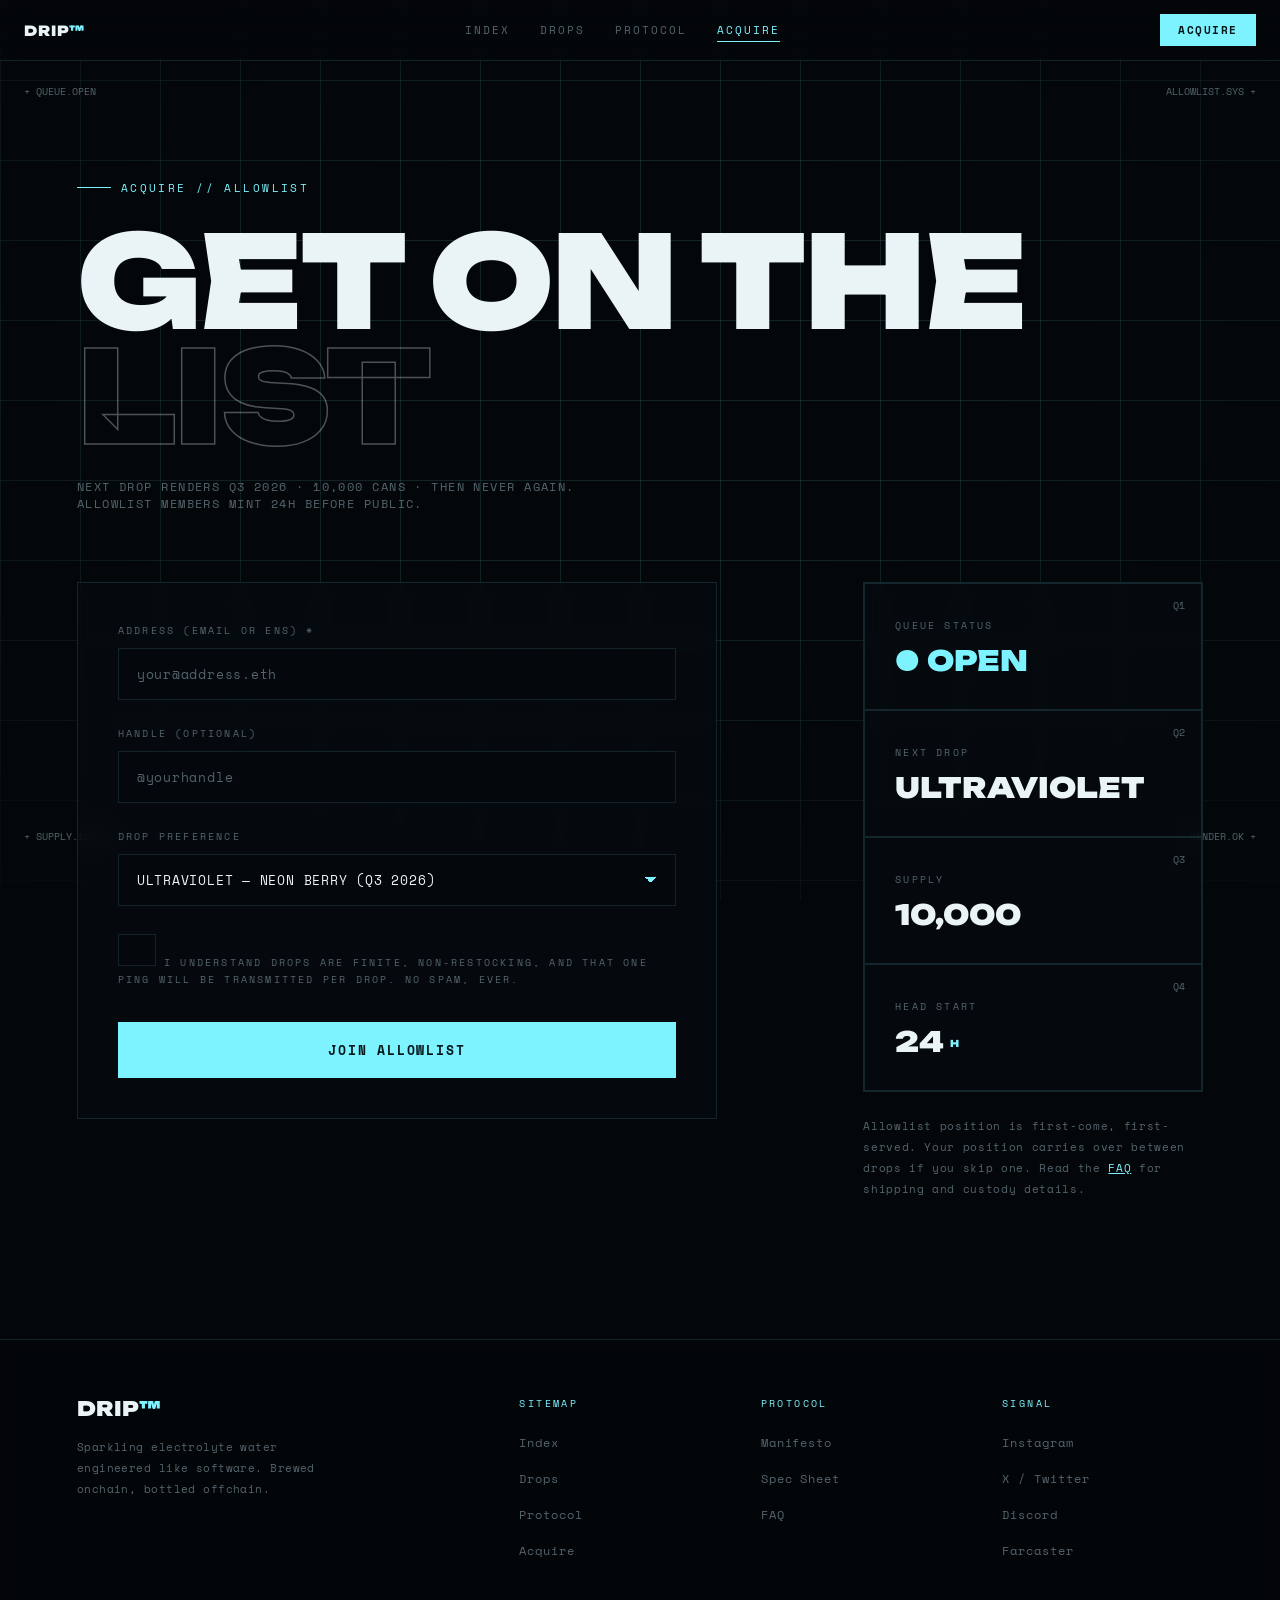
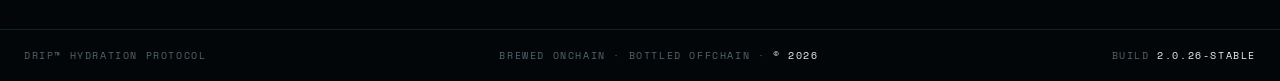
<file: acquire.html>
<!DOCTYPE html>
<html lang="en">
<head>
<meta charset="UTF-8">
<meta name="viewport" content="width=device-width, initial-scale=1.0">
<title>Acquire — DRIP</title>
<meta name="description" content="Join the DRIP allowlist. Next drop renders Q3 2026 — 10,000 cans, then never again.">
<link rel="preconnect" href="https://fonts.googleapis.com">
<link href="https://fonts.googleapis.com/css2?family=Unbounded:wght@400;700;900&family=Space+Mono:wght@400;700&display=swap" rel="stylesheet">
<link rel="stylesheet" href="css/style.css">
</head>
<body>

<div class="grid-bg"></div>
<div class="crosshair ch-tl">+ QUEUE.OPEN</div>
<div class="crosshair ch-tr">ALLOWLIST.SYS +</div>
<div class="crosshair ch-bl">+ SUPPLY.10000</div>
<div class="crosshair ch-br">RENDER.OK +</div>

<header class="osbar">
  <a class="logo" href="index.html">DRIP<span>™</span></a>
  <nav class="navlinks" id="nav">
    <a href="index.html">Index</a>
    <a href="drops.html">Drops</a>
    <a href="protocol.html">Protocol</a>
    <a href="acquire.html" class="active">Acquire</a>
  </nav>
  <div style="display:flex;gap:14px;align-items:center">
    <a class="btn-acq" href="acquire.html">ACQUIRE</a>
    <button class="burger" aria-label="Toggle menu" aria-expanded="false" aria-controls="nav"><i></i></button>
  </div>
</header>

<main>

  <div class="pagehead">
    <div class="tag">ACQUIRE // ALLOWLIST</div>
    <h1>GET ON THE <span class="hollow">LIST</span></h1>
    <p>Next drop renders Q3 2026 · 10,000 cans · then never again. Allowlist members mint 24h before public.</p>
  </div>

  <section style="padding-top:40px;padding-bottom:140px">
    <div class="reveal" style="display:flex;flex-wrap:wrap;gap:40px;align-items:flex-start">

      <div style="flex:1;min-width:300px">
        <form class="bigform" id="acqForm" novalidate>
          <div class="field">
            <label for="acqEmail">Address (Email or ENS) *</label>
            <input type="email" id="acqEmail" placeholder="your@address.eth" autocomplete="email">
            <div class="fieldnote">ENTER A VALID EMAIL OR .ETH ADDRESS</div>
          </div>
          <div class="field">
            <label for="acqHandle">Handle (Optional)</label>
            <input type="text" id="acqHandle" placeholder="@yourhandle" autocomplete="off">
          </div>
          <div class="field">
            <label for="acqDrop">Drop Preference</label>
            <select id="acqDrop">
              <option value="ultraviolet">ULTRAVIOLET — NEON BERRY (Q3 2026)</option>
              <option value="static">STATIC — ENCRYPTED (TBA)</option>
              <option value="all">EVERY FUTURE DROP</option>
            </select>
          </div>
          <div class="field">
            <label class="check">
              <input type="checkbox" id="acqTerms">
              <span>I understand drops are finite, non-restocking, and that one ping will be transmitted per drop. No spam, ever.</span>
            </label>
            <div class="fieldnote">CONFIRM THE TERMS TO PROCEED</div>
          </div>
          <button class="btn-acq" type="submit">JOIN ALLOWLIST</button>
        </form>
        <div class="termlog" id="termLog" aria-live="polite"></div>
      </div>

      <aside style="width:min(340px,100%)">
        <div class="specgrid" style="grid-template-columns:1fr">
          <div class="spec"><span class="idx">Q1</span><div class="k">Queue Status</div><div class="v" style="font-size:28px;color:var(--ice)">● OPEN</div></div>
          <div class="spec"><span class="idx">Q2</span><div class="k">Next Drop</div><div class="v" style="font-size:28px">ULTRAVIOLET</div></div>
          <div class="spec"><span class="idx">Q3</span><div class="k">Supply</div><div class="v" style="font-size:28px">10,000</div></div>
          <div class="spec"><span class="idx">Q4</span><div class="k">Head Start</div><div class="v" style="font-size:28px">24<small>H</small></div></div>
        </div>
        <p style="margin-top:24px;font-size:11px;line-height:1.9;color:var(--dim);letter-spacing:.06em">
          Allowlist position is first-come, first-served. Your position carries over between drops if you skip one. Read the <a href="protocol.html#faq" style="color:var(--ice)">FAQ</a> for shipping and custody details.
        </p>
      </aside>

    </div>
  </section>

</main>

<footer>
  <div class="footgrid">
    <div class="brand">DRIP<span>™</span>
      <p>Sparkling electrolyte water engineered like software. Brewed onchain, bottled offchain.</p>
    </div>
    <div>
      <h4>Sitemap</h4>
      <ul>
        <li><a href="index.html">Index</a></li>
        <li><a href="drops.html">Drops</a></li>
        <li><a href="protocol.html">Protocol</a></li>
        <li><a href="acquire.html">Acquire</a></li>
      </ul>
    </div>
    <div>
      <h4>Protocol</h4>
      <ul>
        <li><a href="protocol.html#manifesto">Manifesto</a></li>
        <li><a href="protocol.html#spec">Spec Sheet</a></li>
        <li><a href="protocol.html#faq">FAQ</a></li>
      </ul>
    </div>
    <div>
      <h4>Signal</h4>
      <ul>
        <li><a href="https://www.instagram.com/fugsai/" target="_blank" rel="noopener">Instagram</a></li>
        <li><a href="#" rel="noopener">X / Twitter</a></li>
        <li><a href="#" rel="noopener">Discord</a></li>
        <li><a href="#" rel="noopener">Farcaster</a></li>
      </ul>
    </div>
  </div>
  <div class="footbar">
    <div>DRIP™ HYDRATION PROTOCOL</div>
    <div>BREWED ONCHAIN · BOTTLED OFFCHAIN · <b>© 2026</b></div>
    <div>BUILD <b>2.0.26-STABLE</b></div>
  </div>
</footer>

<script src="js/main.js"></script>
</body>
</html>
</file>
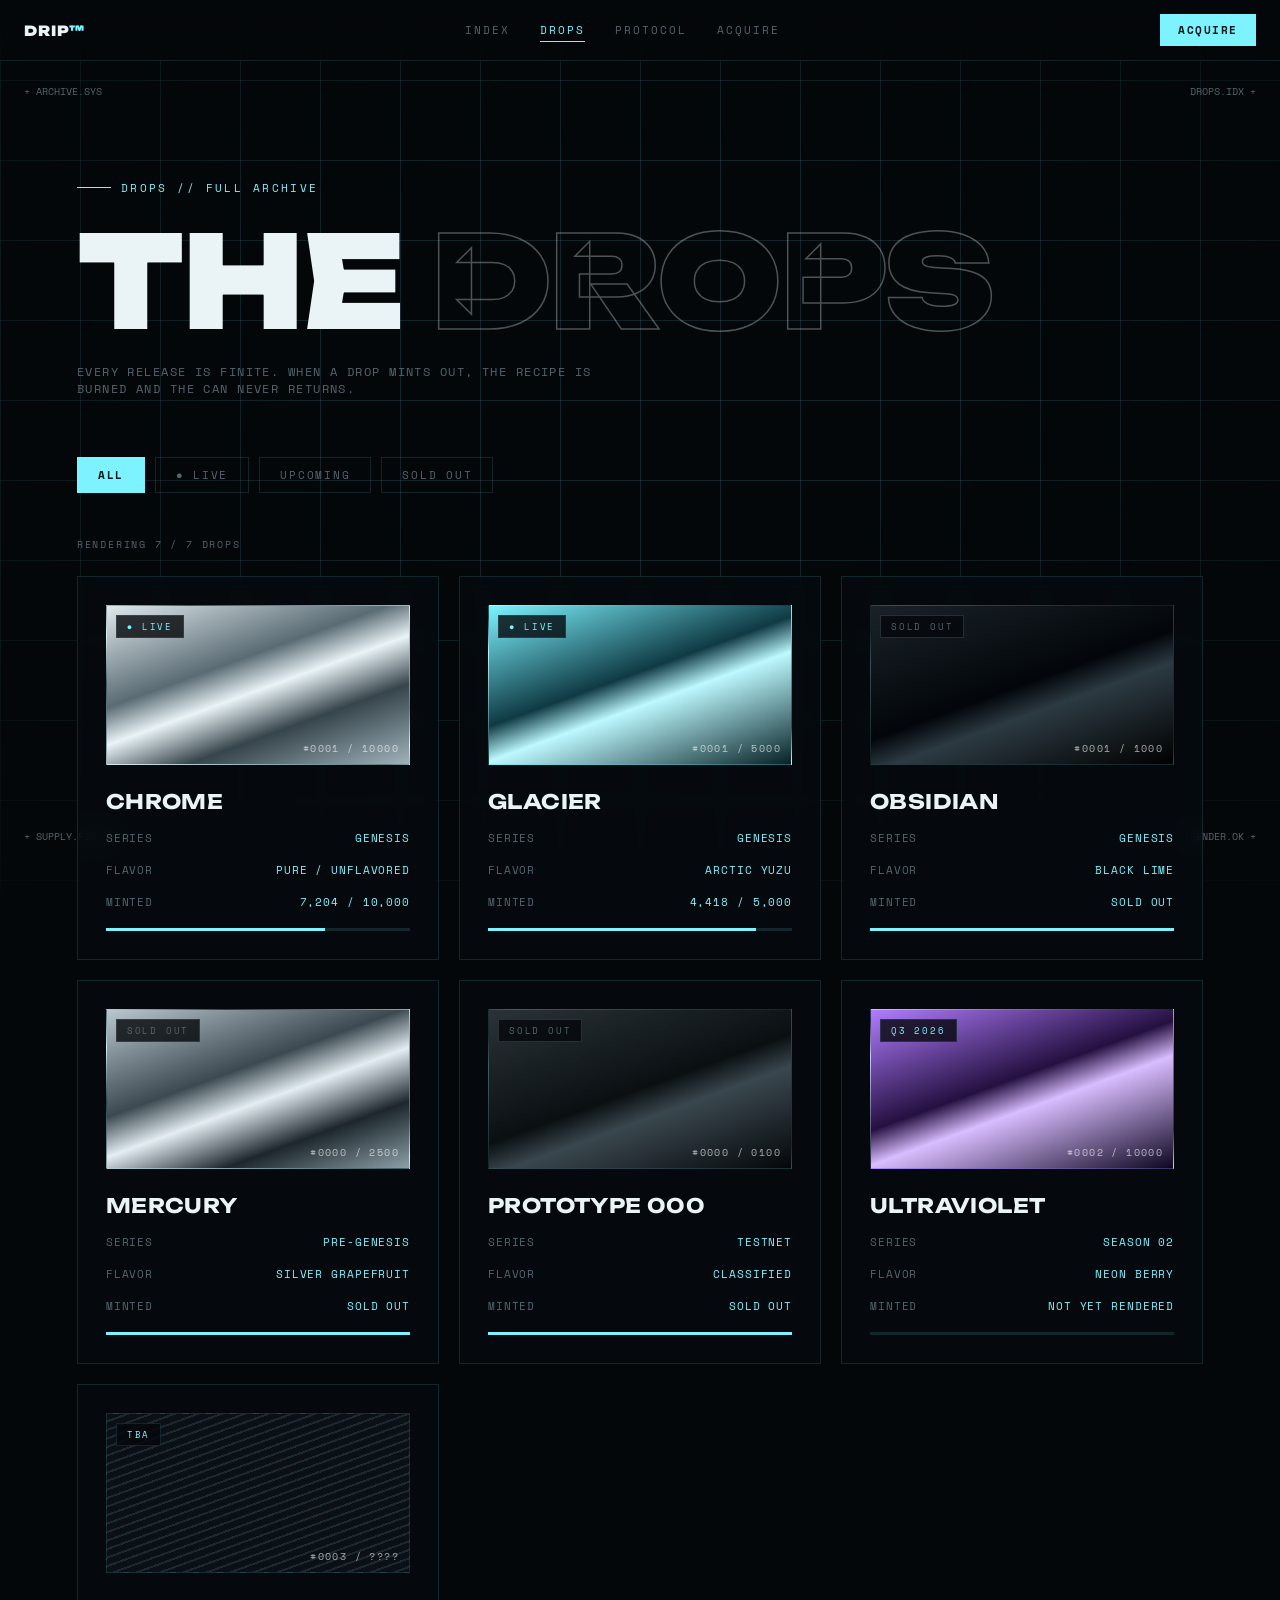
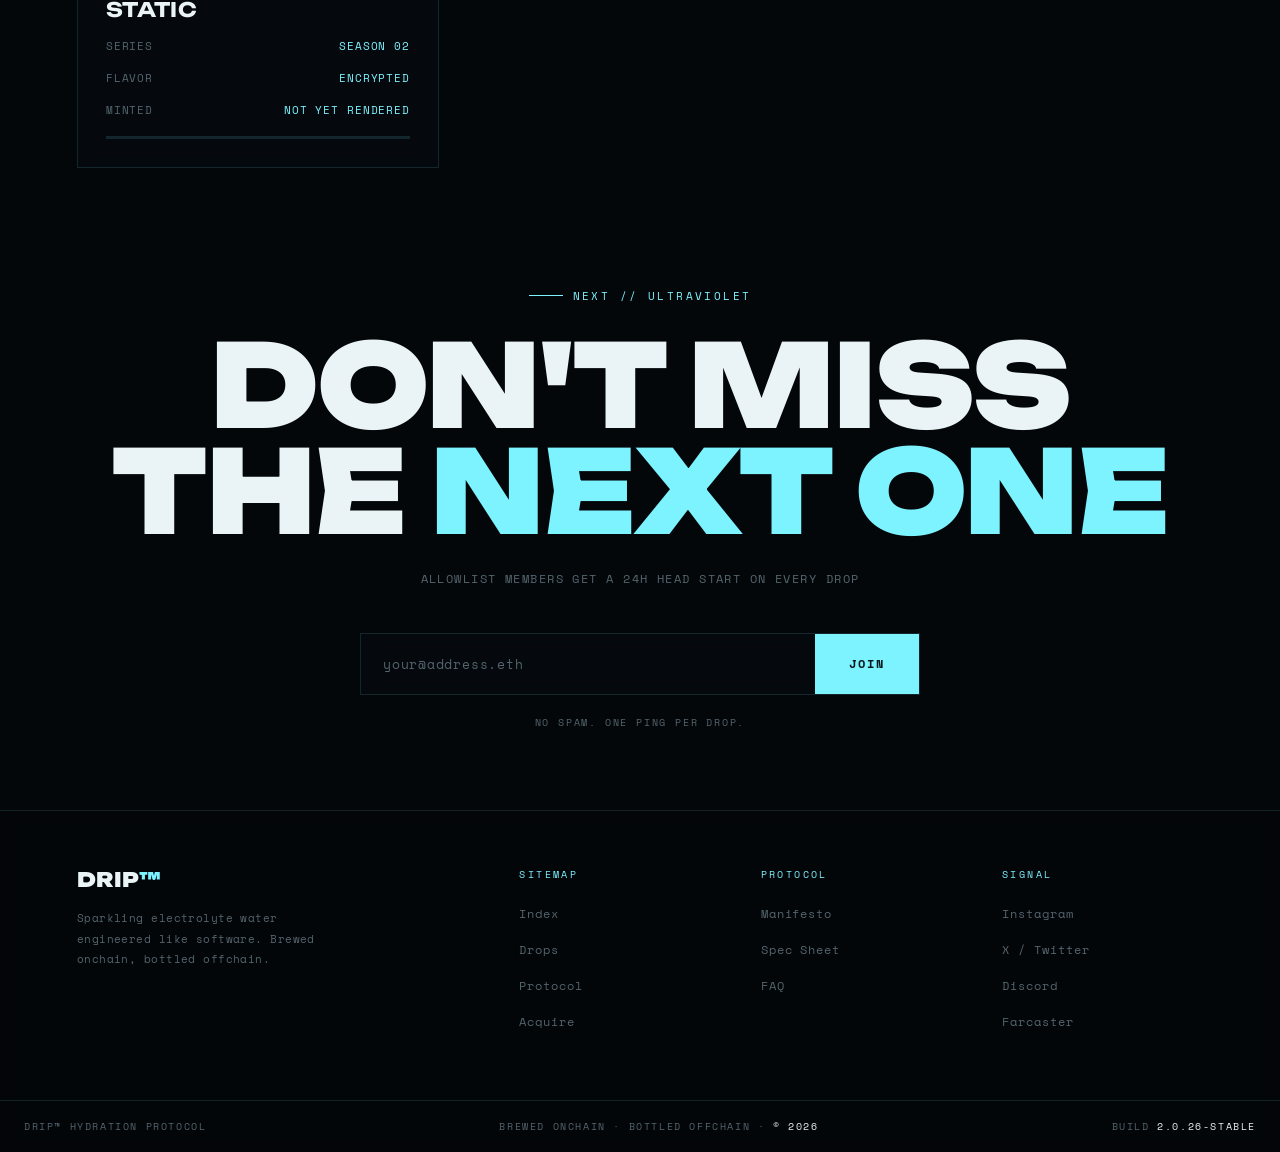
<file: drops.html>
<!DOCTYPE html>
<html lang="en">
<head>
<meta charset="UTF-8">
<meta name="viewport" content="width=device-width, initial-scale=1.0">
<title>Drops — DRIP</title>
<meta name="description" content="Genesis drops, archive and upcoming releases. When a drop sells out, it's gone from the chain forever.">
<link rel="preconnect" href="https://fonts.googleapis.com">
<link href="https://fonts.googleapis.com/css2?family=Unbounded:wght@400;700;900&family=Space+Mono:wght@400;700&display=swap" rel="stylesheet">
<link rel="stylesheet" href="css/style.css">
</head>
<body>

<div class="grid-bg"></div>
<div class="crosshair ch-tl">+ ARCHIVE.SYS</div>
<div class="crosshair ch-tr">DROPS.IDX +</div>
<div class="crosshair ch-bl">+ SUPPLY.FINITE</div>
<div class="crosshair ch-br">RENDER.OK +</div>

<header class="osbar">
  <a class="logo" href="index.html">DRIP<span>™</span></a>
  <nav class="navlinks" id="nav">
    <a href="index.html">Index</a>
    <a href="drops.html" class="active">Drops</a>
    <a href="protocol.html">Protocol</a>
    <a href="acquire.html">Acquire</a>
  </nav>
  <div style="display:flex;gap:14px;align-items:center">
    <a class="btn-acq" href="acquire.html">ACQUIRE</a>
    <button class="burger" aria-label="Toggle menu" aria-expanded="false" aria-controls="nav"><i></i></button>
  </div>
</header>

<main>

  <div class="pagehead">
    <div class="tag">DROPS // FULL ARCHIVE</div>
    <h1>THE <span class="hollow">DROPS</span></h1>
    <p>Every release is finite. When a drop mints out, the recipe is burned and the can never returns.</p>
  </div>

  <section class="drops" style="padding-top:30px">
    <div class="reveal">
      <div class="filters" role="group" aria-label="Filter drops">
        <button data-filter="all" class="active">All</button>
        <button data-filter="live">● Live</button>
        <button data-filter="upcoming">Upcoming</button>
        <button data-filter="sold">Sold Out</button>
      </div>
      <div class="dropcount">RENDERING 7 / 7 DROPS</div>

      <div class="cardrow">

        <div class="card" data-status="live">
          <span class="badge">● LIVE</span>
          <div class="swatch sw-chrome" data-id="#0001 / 10000"></div>
          <h3>CHROME</h3>
          <div class="row"><span>SERIES</span><b>GENESIS</b></div>
          <div class="row"><span>FLAVOR</span><b>PURE / UNFLAVORED</b></div>
          <div class="row"><span>MINTED</span><b>7,204 / 10,000</b></div>
          <div class="bar"><i style="width:72%"></i></div>
        </div>

        <div class="card" data-status="live">
          <span class="badge">● LIVE</span>
          <div class="swatch sw-glacier" data-id="#0001 / 5000"></div>
          <h3>GLACIER</h3>
          <div class="row"><span>SERIES</span><b>GENESIS</b></div>
          <div class="row"><span>FLAVOR</span><b>ARCTIC YUZU</b></div>
          <div class="row"><span>MINTED</span><b>4,418 / 5,000</b></div>
          <div class="bar"><i style="width:88%"></i></div>
        </div>

        <div class="card" data-status="sold">
          <span class="badge sold">SOLD OUT</span>
          <div class="swatch sw-obsidian" data-id="#0001 / 1000"></div>
          <h3>OBSIDIAN</h3>
          <div class="row"><span>SERIES</span><b>GENESIS</b></div>
          <div class="row"><span>FLAVOR</span><b>BLACK LIME</b></div>
          <div class="row"><span>MINTED</span><b>SOLD OUT</b></div>
          <div class="bar"><i style="width:100%"></i></div>
        </div>

        <div class="card" data-status="sold">
          <span class="badge sold">SOLD OUT</span>
          <div class="swatch sw-mercury" data-id="#0000 / 2500"></div>
          <h3>MERCURY</h3>
          <div class="row"><span>SERIES</span><b>PRE-GENESIS</b></div>
          <div class="row"><span>FLAVOR</span><b>SILVER GRAPEFRUIT</b></div>
          <div class="row"><span>MINTED</span><b>SOLD OUT</b></div>
          <div class="bar"><i style="width:100%"></i></div>
        </div>

        <div class="card" data-status="sold">
          <span class="badge sold">SOLD OUT</span>
          <div class="swatch sw-prototype" data-id="#0000 / 0100"></div>
          <h3>PROTOTYPE 000</h3>
          <div class="row"><span>SERIES</span><b>TESTNET</b></div>
          <div class="row"><span>FLAVOR</span><b>CLASSIFIED</b></div>
          <div class="row"><span>MINTED</span><b>SOLD OUT</b></div>
          <div class="bar"><i style="width:100%"></i></div>
        </div>

        <div class="card" data-status="upcoming">
          <span class="badge">Q3 2026</span>
          <div class="swatch sw-ultraviolet" data-id="#0002 / 10000"></div>
          <h3>ULTRAVIOLET</h3>
          <div class="row"><span>SERIES</span><b>SEASON 02</b></div>
          <div class="row"><span>FLAVOR</span><b>NEON BERRY</b></div>
          <div class="row"><span>MINTED</span><b>NOT YET RENDERED</b></div>
          <div class="bar"><i style="width:0%"></i></div>
        </div>

        <div class="card" data-status="upcoming">
          <span class="badge">TBA</span>
          <div class="swatch sw-static" data-id="#0003 / ????"></div>
          <h3>STATIC</h3>
          <div class="row"><span>SERIES</span><b>SEASON 02</b></div>
          <div class="row"><span>FLAVOR</span><b>ENCRYPTED</b></div>
          <div class="row"><span>MINTED</span><b>NOT YET RENDERED</b></div>
          <div class="bar"><i style="width:0%"></i></div>
        </div>

      </div>
    </div>
  </section>

  <section class="acquire" style="min-height:0;padding-top:40px">
    <div class="reveal" style="display:flex;flex-direction:column;align-items:center">
      <div class="tag" style="justify-content:center">NEXT // ULTRAVIOLET</div>
      <h2>DON'T MISS<br>THE <em>NEXT ONE</em></h2>
      <p>Allowlist members get a 24h head start on every drop</p>
      <form class="allowlist" novalidate>
        <input type="email" placeholder="your@address.eth" aria-label="Email address">
        <button type="submit">JOIN</button>
      </form>
      <div class="note">NO SPAM. ONE PING PER DROP.</div>
    </div>
  </section>

</main>

<footer>
  <div class="footgrid">
    <div class="brand">DRIP<span>™</span>
      <p>Sparkling electrolyte water engineered like software. Brewed onchain, bottled offchain.</p>
    </div>
    <div>
      <h4>Sitemap</h4>
      <ul>
        <li><a href="index.html">Index</a></li>
        <li><a href="drops.html">Drops</a></li>
        <li><a href="protocol.html">Protocol</a></li>
        <li><a href="acquire.html">Acquire</a></li>
      </ul>
    </div>
    <div>
      <h4>Protocol</h4>
      <ul>
        <li><a href="protocol.html#manifesto">Manifesto</a></li>
        <li><a href="protocol.html#spec">Spec Sheet</a></li>
        <li><a href="protocol.html#faq">FAQ</a></li>
      </ul>
    </div>
    <div>
      <h4>Signal</h4>
      <ul>
        <li><a href="https://www.instagram.com/fugsai/" target="_blank" rel="noopener">Instagram</a></li>
        <li><a href="#" rel="noopener">X / Twitter</a></li>
        <li><a href="#" rel="noopener">Discord</a></li>
        <li><a href="#" rel="noopener">Farcaster</a></li>
      </ul>
    </div>
  </div>
  <div class="footbar">
    <div>DRIP™ HYDRATION PROTOCOL</div>
    <div>BREWED ONCHAIN · BOTTLED OFFCHAIN · <b>© 2026</b></div>
    <div>BUILD <b>2.0.26-STABLE</b></div>
  </div>
</footer>

<script src="js/main.js"></script>
</body>
</html>
</file>
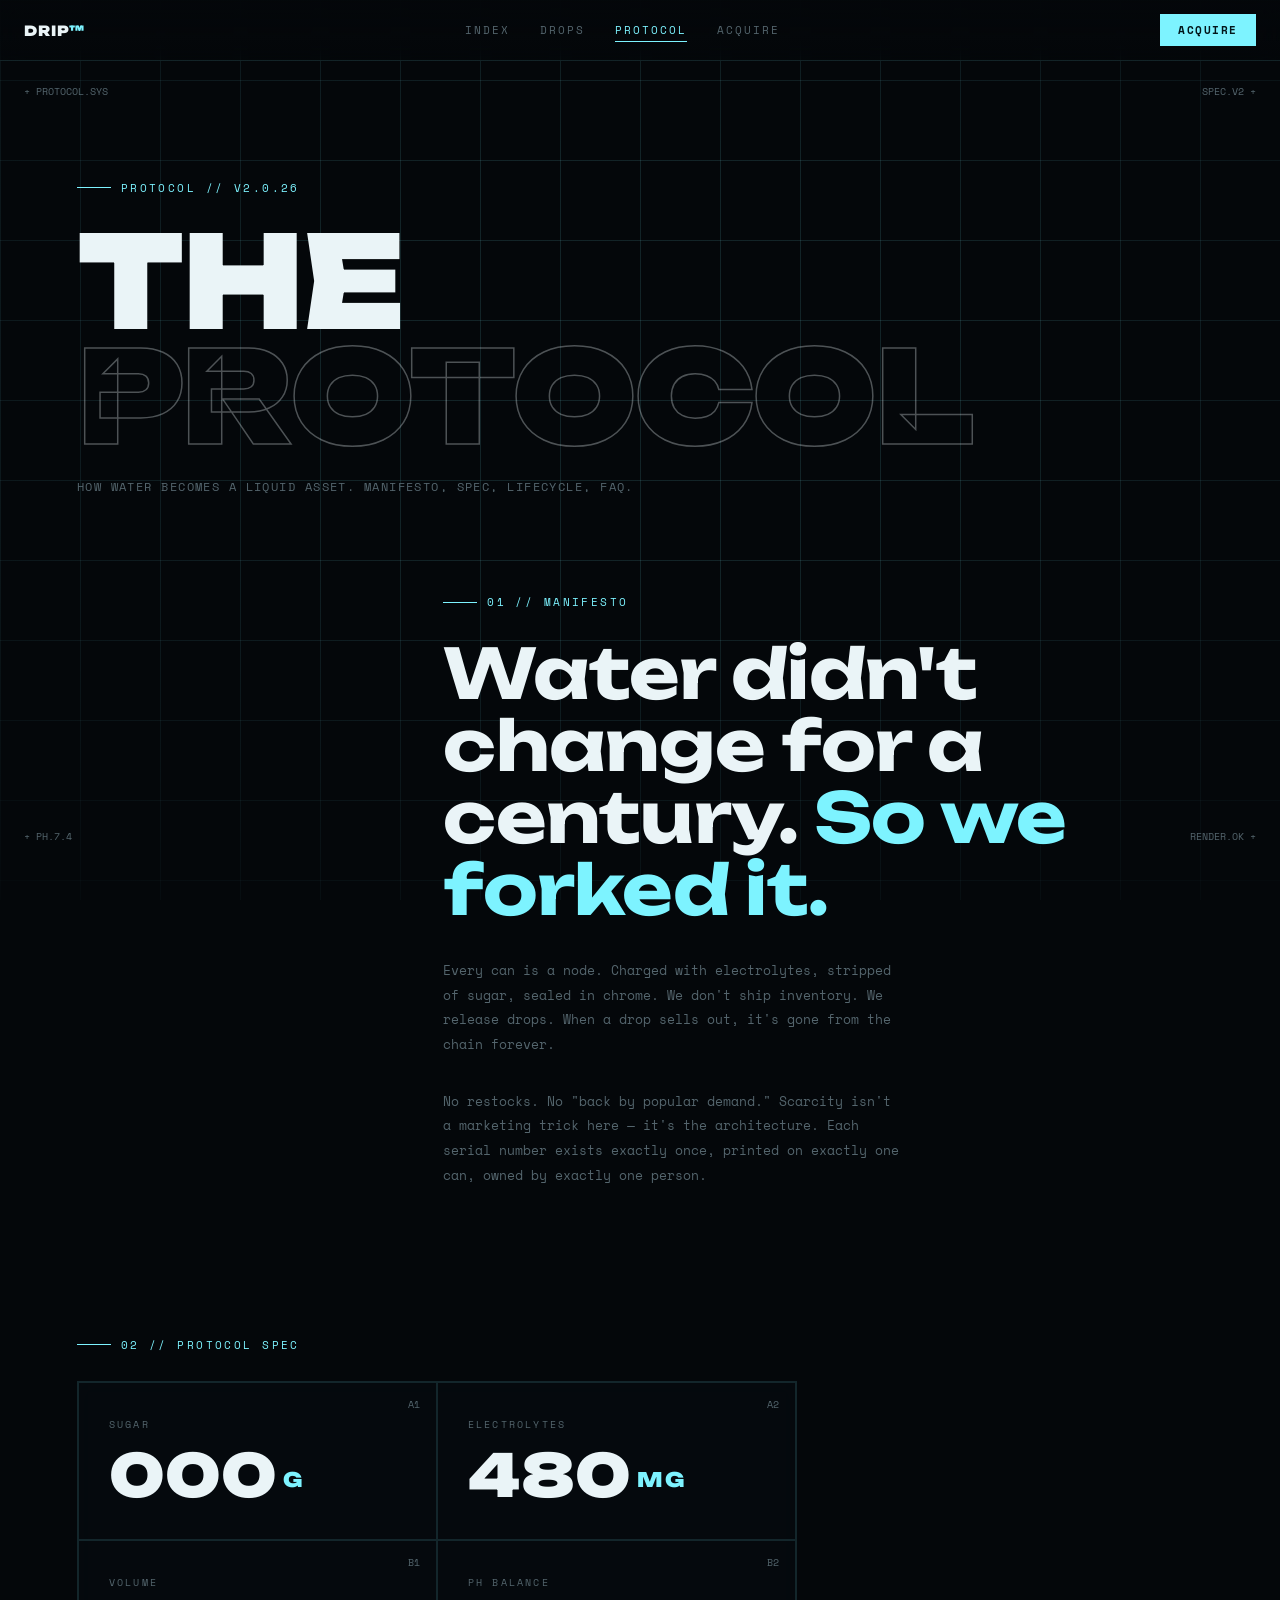
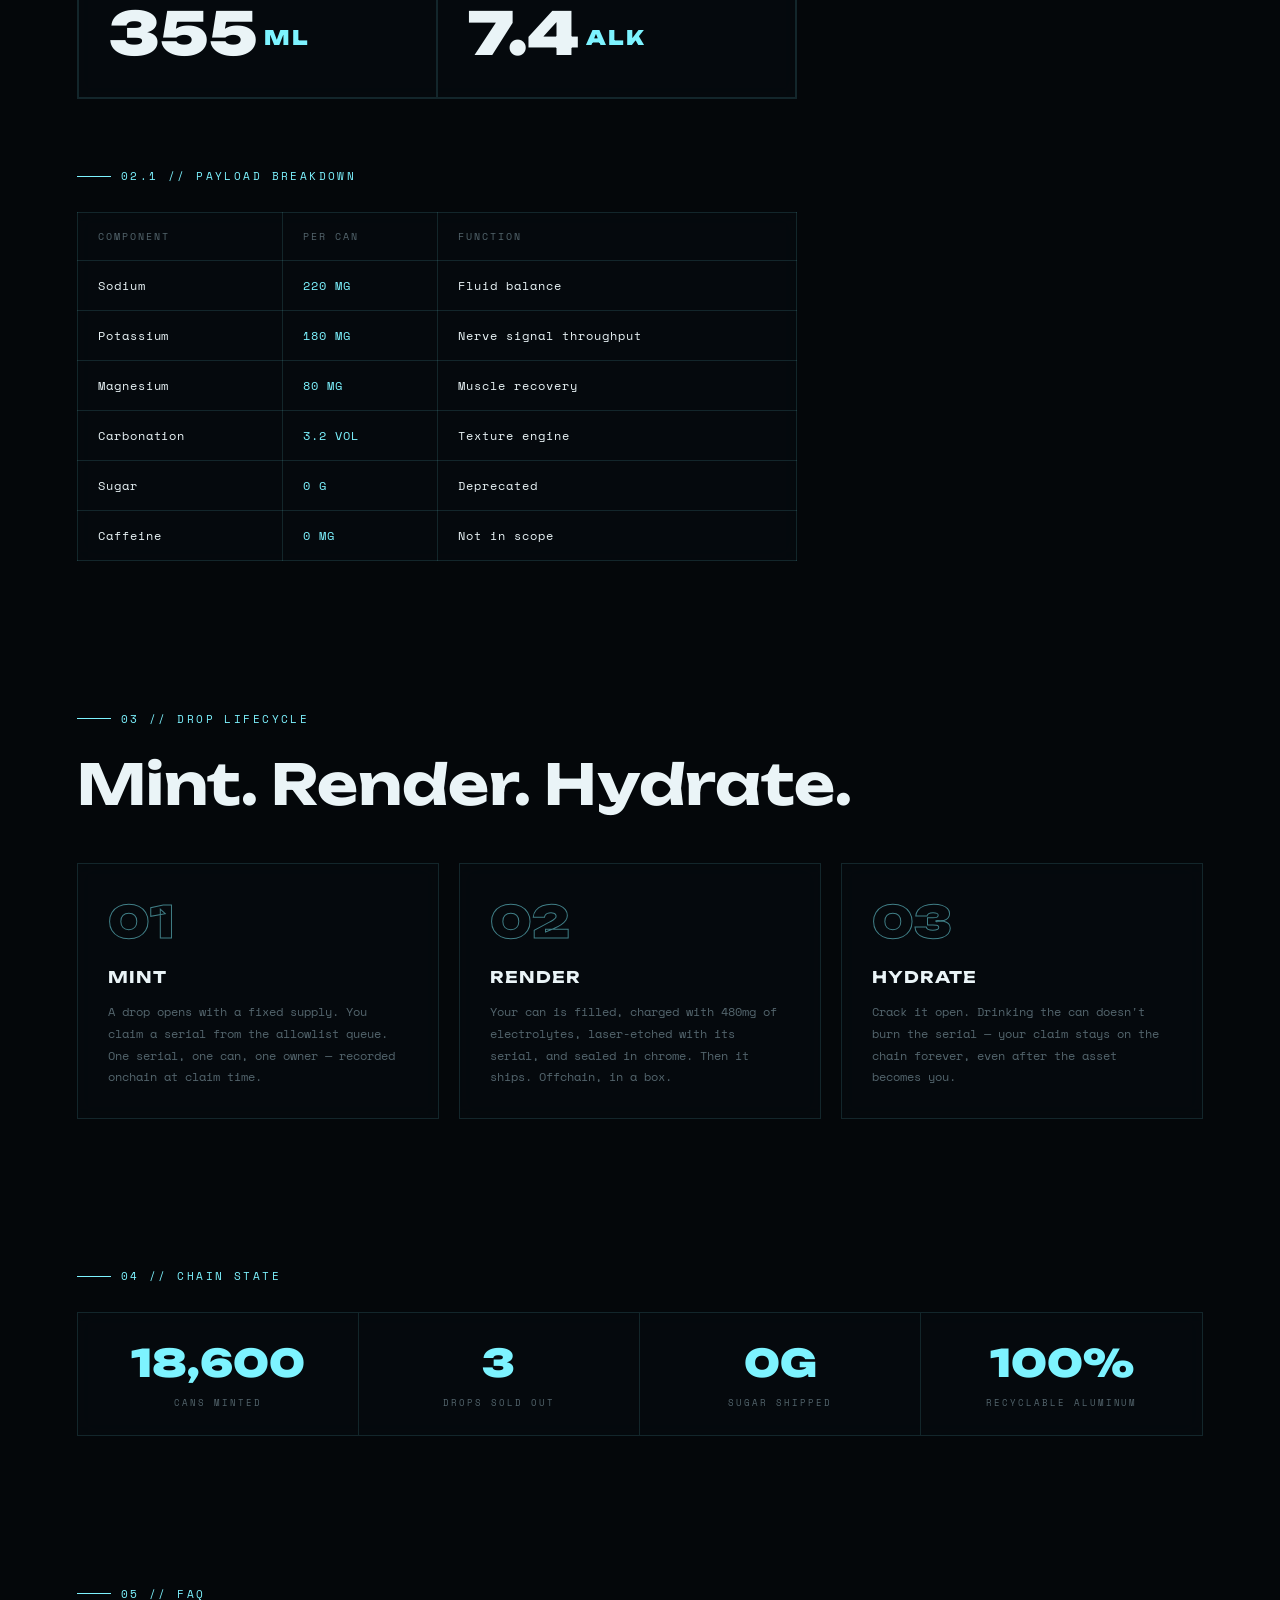
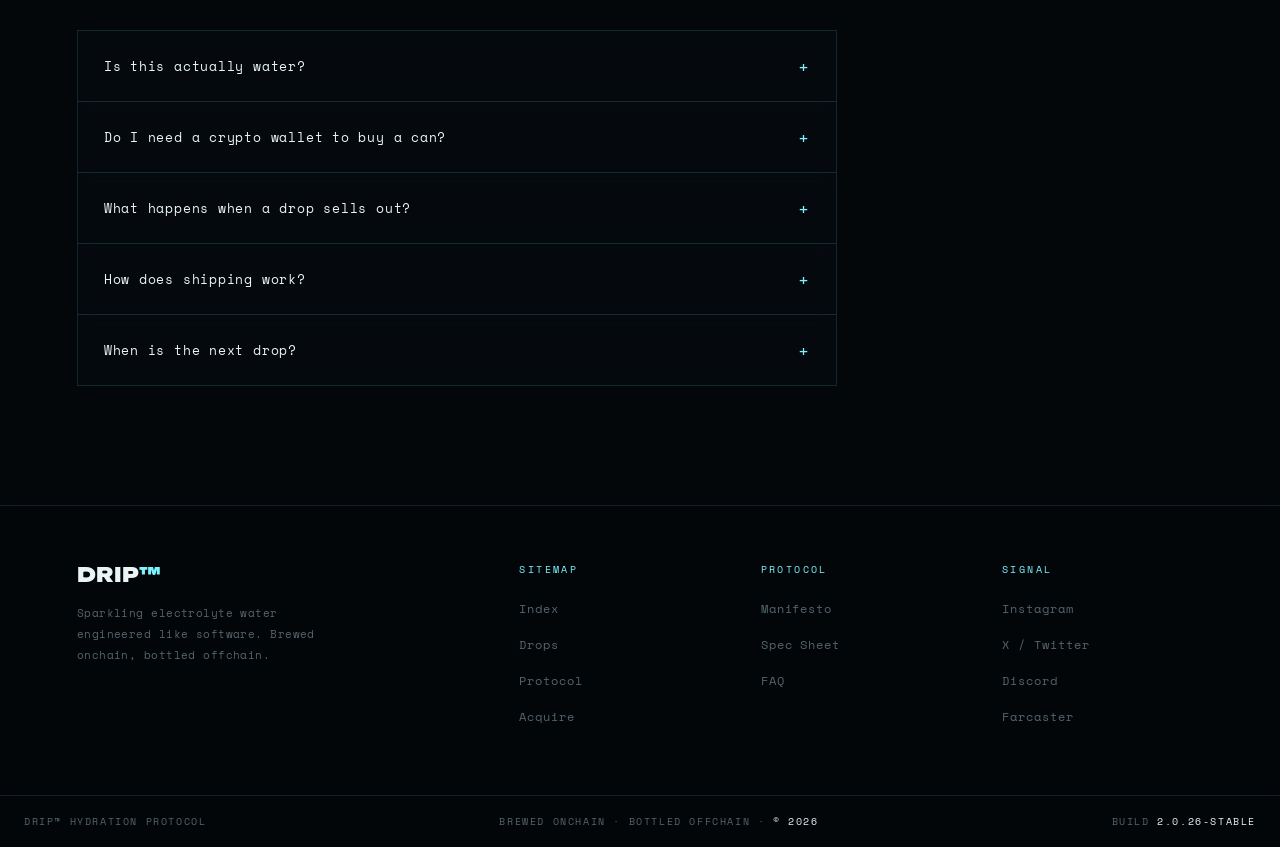
<file: protocol.html>
<!DOCTYPE html>
<html lang="en">
<head>
<meta charset="UTF-8">
<meta name="viewport" content="width=device-width, initial-scale=1.0">
<title>Protocol — DRIP</title>
<meta name="description" content="The DRIP hydration protocol: manifesto, full spec sheet, how drops work, and FAQ.">
<link rel="preconnect" href="https://fonts.googleapis.com">
<link href="https://fonts.googleapis.com/css2?family=Unbounded:wght@400;700;900&family=Space+Mono:wght@400;700&display=swap" rel="stylesheet">
<link rel="stylesheet" href="css/style.css">
</head>
<body>

<div class="grid-bg"></div>
<div class="crosshair ch-tl">+ PROTOCOL.SYS</div>
<div class="crosshair ch-tr">SPEC.V2 +</div>
<div class="crosshair ch-bl">+ PH.7.4</div>
<div class="crosshair ch-br">RENDER.OK +</div>

<header class="osbar">
  <a class="logo" href="index.html">DRIP<span>™</span></a>
  <nav class="navlinks" id="nav">
    <a href="index.html">Index</a>
    <a href="drops.html">Drops</a>
    <a href="protocol.html" class="active">Protocol</a>
    <a href="acquire.html">Acquire</a>
  </nav>
  <div style="display:flex;gap:14px;align-items:center">
    <a class="btn-acq" href="acquire.html">ACQUIRE</a>
    <button class="burger" aria-label="Toggle menu" aria-expanded="false" aria-controls="nav"><i></i></button>
  </div>
</header>

<main>

  <div class="pagehead">
    <div class="tag">PROTOCOL // v2.0.26</div>
    <h1>THE <span class="hollow">PROTOCOL</span></h1>
    <p>How water becomes a liquid asset. Manifesto, spec, lifecycle, FAQ.</p>
  </div>

  <!-- MANIFESTO -->
  <section class="manifesto" id="manifesto" style="padding-top:60px">
    <div class="wrap reveal">
      <div class="tag">01 // MANIFESTO</div>
      <h2>Water didn't change for a century. <em>So we forked it.</em></h2>
      <p>Every can is a node. Charged with electrolytes, stripped of sugar, sealed in chrome. We don't ship inventory. We release drops. When a drop sells out, it's gone from the chain forever.</p>
      <p>No restocks. No "back by popular demand." Scarcity isn't a marketing trick here — it's the architecture. Each serial number exists exactly once, printed on exactly one can, owned by exactly one person.</p>
    </div>
  </section>

  <!-- SPEC -->
  <section class="protocol" id="spec" style="padding-top:60px">
    <div class="wrap reveal">
      <div class="tag">02 // PROTOCOL SPEC</div>
      <div class="specgrid">
        <div class="spec"><span class="idx">A1</span><div class="k">Sugar</div><div class="v">000<small>G</small></div></div>
        <div class="spec"><span class="idx">A2</span><div class="k">Electrolytes</div><div class="v">480<small>MG</small></div></div>
        <div class="spec"><span class="idx">B1</span><div class="k">Volume</div><div class="v">355<small>ML</small></div></div>
        <div class="spec"><span class="idx">B2</span><div class="k">pH Balance</div><div class="v">7.4<small>ALK</small></div></div>
      </div>

      <div style="margin-top:60px">
        <div class="tag">02.1 // PAYLOAD BREAKDOWN</div>
        <table class="datatable">
          <thead>
            <tr><th>Component</th><th>Per Can</th><th>Function</th></tr>
          </thead>
          <tbody>
            <tr><td>Sodium</td><td><b>220 MG</b></td><td>Fluid balance</td></tr>
            <tr><td>Potassium</td><td><b>180 MG</b></td><td>Nerve signal throughput</td></tr>
            <tr><td>Magnesium</td><td><b>80 MG</b></td><td>Muscle recovery</td></tr>
            <tr><td>Carbonation</td><td><b>3.2 VOL</b></td><td>Texture engine</td></tr>
            <tr><td>Sugar</td><td><b>0 G</b></td><td>Deprecated</td></tr>
            <tr><td>Caffeine</td><td><b>0 MG</b></td><td>Not in scope</td></tr>
          </tbody>
        </table>
      </div>
    </div>
  </section>

  <!-- LIFECYCLE -->
  <section id="lifecycle" style="padding-top:60px">
    <div class="reveal">
      <div class="tag">03 // DROP LIFECYCLE</div>
      <h2 style="font-family:var(--display);font-weight:700;font-size:clamp(28px,4.5vw,56px);line-height:1.05">Mint. Render. Hydrate.</h2>
      <div class="timeline">
        <div class="tstep">
          <div class="num">01</div>
          <h3>Mint</h3>
          <p>A drop opens with a fixed supply. You claim a serial from the allowlist queue. One serial, one can, one owner — recorded onchain at claim time.</p>
        </div>
        <div class="tstep">
          <div class="num">02</div>
          <h3>Render</h3>
          <p>Your can is filled, charged with 480mg of electrolytes, laser-etched with its serial, and sealed in chrome. Then it ships. Offchain, in a box.</p>
        </div>
        <div class="tstep">
          <div class="num">03</div>
          <h3>Hydrate</h3>
          <p>Crack it open. Drinking the can doesn't burn the serial — your claim stays on the chain forever, even after the asset becomes you.</p>
        </div>
      </div>
    </div>
  </section>

  <!-- STATS -->
  <section style="padding-top:60px">
    <div class="reveal">
      <div class="tag">04 // CHAIN STATE</div>
      <div class="statstrip">
        <div class="stat"><div class="v">18,600</div><div class="k">Cans Minted</div></div>
        <div class="stat"><div class="v">3</div><div class="k">Drops Sold Out</div></div>
        <div class="stat"><div class="v">0G</div><div class="k">Sugar Shipped</div></div>
        <div class="stat"><div class="v">100%</div><div class="k">Recyclable Aluminum</div></div>
      </div>
    </div>
  </section>

  <!-- FAQ -->
  <section class="faq" id="faq" style="padding-top:60px;padding-bottom:120px">
    <div class="reveal" style="max-width:760px">
      <div class="tag">05 // FAQ</div>
      <details>
        <summary>Is this actually water?</summary>
        <div class="a">Yes. Sparkling electrolyte water — 355ml, zero sugar, zero caffeine, pH 7.4. The onchain part is the serial and supply ledger; the can itself is very much offchain and very much drinkable.</div>
      </details>
      <details>
        <summary>Do I need a crypto wallet to buy a can?</summary>
        <div class="a">No. Email works fine for the allowlist and checkout. If you connect a wallet, your serial gets attributed to your address; otherwise we hold it in custody against your email.</div>
      </details>
      <details>
        <summary>What happens when a drop sells out?</summary>
        <div class="a">The supply contract for that drop is frozen and the flavor recipe is retired. Sold-out drops never restock. Secondary trading of unopened cans is a community matter — we just guarantee no new supply.</div>
      </details>
      <details>
        <summary>How does shipping work?</summary>
        <div class="a">Drops ship in cases of 6 or 12 within 14 days of mint close. Currently shipping to most regions; allowlist confirmation email includes the current shipping map for the active drop.</div>
      </details>
      <details>
        <summary>When is the next drop?</summary>
        <div class="a">ULTRAVIOLET (Neon Berry, 10,000 cans) renders Q3 2026. Allowlist members get a 24-hour head start. After that — STATIC, date and flavor still encrypted.</div>
      </details>
    </div>
  </section>

</main>

<footer>
  <div class="footgrid">
    <div class="brand">DRIP<span>™</span>
      <p>Sparkling electrolyte water engineered like software. Brewed onchain, bottled offchain.</p>
    </div>
    <div>
      <h4>Sitemap</h4>
      <ul>
        <li><a href="index.html">Index</a></li>
        <li><a href="drops.html">Drops</a></li>
        <li><a href="protocol.html">Protocol</a></li>
        <li><a href="acquire.html">Acquire</a></li>
      </ul>
    </div>
    <div>
      <h4>Protocol</h4>
      <ul>
        <li><a href="#manifesto">Manifesto</a></li>
        <li><a href="#spec">Spec Sheet</a></li>
        <li><a href="#faq">FAQ</a></li>
      </ul>
    </div>
    <div>
      <h4>Signal</h4>
      <ul>
        <li><a href="https://www.instagram.com/fugsai/" target="_blank" rel="noopener">Instagram</a></li>
        <li><a href="#" rel="noopener">X / Twitter</a></li>
        <li><a href="#" rel="noopener">Discord</a></li>
        <li><a href="#" rel="noopener">Farcaster</a></li>
      </ul>
    </div>
  </div>
  <div class="footbar">
    <div>DRIP™ HYDRATION PROTOCOL</div>
    <div>BREWED ONCHAIN · BOTTLED OFFCHAIN · <b>© 2026</b></div>
    <div>BUILD <b>2.0.26-STABLE</b></div>
  </div>
</footer>

<script src="js/main.js"></script>
</body>
</html>
</file>
<file: css/style.css>
/* ============================================================
   DRIP — HYDRATION PROTOCOL · shared stylesheet
   ============================================================ */
:root{
  --bg:#04070a;
  --ink:#eaf4f7;
  --ice:#7df3ff;
  --dim:#54656d;
  --line:rgba(125,243,255,.12);
  --panel:rgba(6,12,16,.72);
  --display:'Unbounded',sans-serif;
  --mono:'Space Mono',monospace;
}
*{margin:0;padding:0;box-sizing:border-box}
html{scroll-behavior:smooth}
body{
  background:var(--bg);
  color:var(--ink);
  font-family:var(--mono);
  overflow-x:hidden;
  -webkit-font-smoothing:antialiased;
}
::selection{background:var(--ice);color:#03161a}
img{max-width:100%;display:block}

/* ---------- OS grid backdrop ---------- */
.grid-bg{
  position:fixed;inset:0;z-index:0;pointer-events:none;
  background-image:
    linear-gradient(var(--line) 1px,transparent 1px),
    linear-gradient(90deg,var(--line) 1px,transparent 1px);
  background-size:80px 80px;
  mask-image:radial-gradient(ellipse 90% 80% at 50% 40%,black 30%,transparent 100%);
  -webkit-mask-image:radial-gradient(ellipse 90% 80% at 50% 40%,black 30%,transparent 100%);
}
.crosshair{position:fixed;color:var(--dim);font-size:10px;z-index:0;pointer-events:none;user-select:none}
.ch-tl{top:84px;left:24px}.ch-tr{top:84px;right:24px}
.ch-bl{bottom:56px;left:24px}.ch-br{bottom:56px;right:24px}

/* ---------- 3D canvas (home only) ---------- */
#scene{position:fixed;inset:0;z-index:1;pointer-events:none}

/* ---------- top OS bar ---------- */
.osbar{
  position:fixed;top:0;left:0;right:0;z-index:50;
  display:flex;align-items:center;justify-content:space-between;gap:24px;
  padding:14px 24px;
  font-size:11px;letter-spacing:.12em;text-transform:uppercase;
  border-bottom:1px solid var(--line);
  background:linear-gradient(180deg,rgba(4,7,10,.92),rgba(4,7,10,.55));
  backdrop-filter:blur(12px);
}
.osbar .logo{font-family:var(--display);font-weight:900;font-size:14px;letter-spacing:.06em;color:var(--ink);text-decoration:none}
.osbar .logo span{color:var(--ice)}
.navlinks{display:flex;gap:30px;align-items:center}
.navlinks a{
  color:var(--dim);text-decoration:none;font-size:11px;letter-spacing:.18em;
  position:relative;padding:4px 0;transition:color .25s ease;
}
.navlinks a::after{
  content:'';position:absolute;left:0;bottom:0;height:1px;width:0;
  background:var(--ice);transition:width .3s ease;
}
.navlinks a:hover{color:var(--ink)}
.navlinks a:hover::after{width:100%}
.navlinks a.active{color:var(--ice)}
.navlinks a.active::after{width:100%}
.blink{animation:blink 1.4s steps(1) infinite}
@keyframes blink{50%{opacity:.15}}
.btn-acq{
  color:#03161a;background:var(--ice);text-decoration:none;
  padding:8px 18px;font-weight:700;font-size:11px;letter-spacing:.14em;
  font-family:var(--mono);border:0;cursor:pointer;text-transform:uppercase;
  transition:transform .25s ease, box-shadow .25s ease;display:inline-block;
}
.btn-acq:hover{transform:translateY(-1px);box-shadow:0 0 24px rgba(125,243,255,.45)}
.btn-acq:focus-visible{outline:2px solid var(--ink);outline-offset:2px}
.btn-ghost{
  color:var(--ice);background:transparent;border:1px solid rgba(125,243,255,.4);
  padding:8px 18px;font-weight:700;font-size:11px;letter-spacing:.14em;
  font-family:var(--mono);text-decoration:none;text-transform:uppercase;cursor:pointer;
  transition:background .25s ease, box-shadow .25s ease;display:inline-block;
}
.btn-ghost:hover{background:rgba(125,243,255,.08);box-shadow:0 0 18px rgba(125,243,255,.2)}

/* burger (mobile) */
.burger{
  display:none;background:transparent;border:1px solid var(--line);
  width:38px;height:34px;cursor:pointer;position:relative;z-index:60;
}
.burger i,.burger i::before,.burger i::after{
  content:'';position:absolute;left:9px;right:9px;height:2px;background:var(--ice);
  transition:transform .3s ease,opacity .3s ease;
}
.burger i{top:50%;margin-top:-1px}
.burger i::before{top:-6px}
.burger i::after{top:6px}
body.menu-open .burger i{background:transparent}
body.menu-open .burger i::before{transform:translateY(6px) rotate(45deg)}
body.menu-open .burger i::after{transform:translateY(-6px) rotate(-45deg)}

main{position:relative;z-index:2}
section{position:relative;padding:140px 6vw 80px}
section.vh{min-height:100vh;display:flex;flex-direction:column;justify-content:center}

.tag{
  display:inline-flex;align-items:center;gap:10px;
  font-size:11px;letter-spacing:.22em;text-transform:uppercase;color:var(--ice);
  margin-bottom:28px;
}
.tag::before{content:'';width:34px;height:1px;background:var(--ice)}

/* ---------- home hero ---------- */
.hero{align-items:center;text-align:center;padding-top:120px}
.hero h1{
  font-family:var(--display);font-weight:900;
  font-size:clamp(88px,22vw,340px);
  line-height:.86;letter-spacing:-.02em;color:var(--ink);user-select:none;
}
.hollow{color:transparent;-webkit-text-stroke:1.5px rgba(234,244,247,.32)}
.hero .sub{
  margin-top:34px;max-width:520px;
  font-size:13px;line-height:1.8;color:var(--dim);letter-spacing:.04em;
}
.hero .sub b{color:var(--ink);font-weight:400}
.hero .cta{margin-top:38px;display:flex;gap:14px;justify-content:center}
.hero .coords{
  position:absolute;bottom:100px;left:6vw;text-align:left;
  font-size:10px;color:var(--dim);letter-spacing:.18em;line-height:2;
}
.hero .scrollcue{
  position:absolute;bottom:100px;right:6vw;
  font-size:10px;color:var(--ice);letter-spacing:.3em;text-transform:uppercase;
  writing-mode:vertical-rl;
}

/* ---------- sub-page header ---------- */
.pagehead{padding:170px 6vw 30px}
.pagehead h1{
  font-family:var(--display);font-weight:900;
  font-size:clamp(48px,10vw,150px);line-height:.9;letter-spacing:-.02em;
}
.pagehead p{margin-top:24px;color:var(--dim);font-size:12px;letter-spacing:.12em;text-transform:uppercase;max-width:560px}

/* ---------- marquee ---------- */
.marquee{
  position:relative;z-index:3;overflow:hidden;white-space:nowrap;
  border-top:1px solid var(--line);border-bottom:1px solid var(--line);
  padding:14px 0;background:rgba(4,7,10,.6);backdrop-filter:blur(6px);
}
.marquee .track{display:inline-block;animation:scrollx 26s linear infinite}
.marquee span{
  font-family:var(--display);font-weight:700;font-size:14px;letter-spacing:.18em;
  color:var(--dim);margin-right:64px;text-transform:uppercase;
}
.marquee span em{font-style:normal;color:var(--ice)}
@keyframes scrollx{from{transform:translateX(0)}to{transform:translateX(-50%)}}

/* ---------- reveal ---------- */
.reveal{opacity:0;transform:translateY(36px);transition:opacity .9s ease,transform .9s cubic-bezier(.2,.7,.2,1)}
.reveal.in{opacity:1;transform:none}

/* ---------- manifesto ---------- */
.manifesto .wrap{max-width:760px;margin-left:auto}
.manifesto h2{
  font-family:var(--display);font-weight:700;
  font-size:clamp(34px,5.4vw,76px);line-height:1.04;letter-spacing:-.01em;
}
.manifesto h2 em{font-style:normal;color:var(--ice)}
.manifesto p{margin-top:32px;color:var(--dim);font-size:13px;line-height:1.9;max-width:460px}
.manifesto .more{margin-top:32px}

/* ---------- protocol spec grid ---------- */
.protocol .wrap{max-width:720px;margin-right:auto}
.specgrid{
  display:grid;grid-template-columns:repeat(2,1fr);
  border:1px solid var(--line);background:var(--panel);backdrop-filter:blur(10px);
}
.spec{padding:34px 30px;border:1px solid var(--line);position:relative;transition:background .35s ease}
.spec:hover{background:rgba(125,243,255,.05)}
.spec .k{font-size:10px;letter-spacing:.22em;text-transform:uppercase;color:var(--dim)}
.spec .v{
  font-family:var(--display);font-weight:900;
  font-size:clamp(36px,4.6vw,62px);line-height:1;margin-top:14px;
}
.spec .v small{font-size:.34em;color:var(--ice);letter-spacing:.1em;vertical-align:middle;margin-left:6px}
.spec .idx{position:absolute;top:14px;right:16px;font-size:10px;color:var(--dim)}

/* ---------- drops / cards ---------- */
.drops h2{
  font-family:var(--display);font-weight:900;
  font-size:clamp(54px,11vw,170px);line-height:.9;letter-spacing:-.02em;
  margin-bottom:60px;
}
.cardrow{display:grid;grid-template-columns:repeat(3,1fr);gap:20px}
.card{
  border:1px solid var(--line);background:var(--panel);backdrop-filter:blur(10px);
  padding:28px;position:relative;overflow:hidden;
  transition:transform .4s cubic-bezier(.2,.7,.2,1),border-color .4s ease,opacity .4s ease;
}
.card:hover{transform:translateY(-8px);border-color:rgba(125,243,255,.45)}
.card::after{
  content:'';position:absolute;inset:0;
  background:linear-gradient(120deg,transparent 30%,rgba(125,243,255,.08) 50%,transparent 70%);
  transform:translateX(-100%);transition:transform .8s ease;
}
.card:hover::after{transform:translateX(100%)}
.card .swatch{height:160px;margin-bottom:24px;position:relative;border:1px solid var(--line)}
.sw-chrome{background:linear-gradient(160deg,#dfe9ee 0%,#5a6b73 38%,#eaf4f7 52%,#36444b 70%,#9fb3bb 100%)}
.sw-glacier{background:linear-gradient(160deg,#7df3ff 0%,#0f3a44 45%,#bdf9ff 58%,#062126 100%)}
.sw-obsidian{background:linear-gradient(160deg,#1a2228 0%,#02060a 50%,#2c3a42 62%,#000 100%)}
.sw-mercury{background:linear-gradient(160deg,#b9c7ce 0%,#3c4950 40%,#e3edf2 55%,#1c262c 75%,#8da0a8 100%)}
.sw-ultraviolet{background:linear-gradient(160deg,#b07dff 0%,#241040 45%,#d9bdff 58%,#0d0620 100%)}
.sw-static{background:repeating-linear-gradient(160deg,#0a1014 0px,#0a1014 6px,#1c2930 6px,#1c2930 8px)}
.sw-prototype{background:linear-gradient(160deg,#2a3338 0%,#0a0f12 50%,#3a474e 62%,#04070a 100%)}
.card .swatch::before{
  content:attr(data-id);position:absolute;bottom:8px;right:10px;
  font-family:var(--mono);font-size:10px;color:rgba(255,255,255,.65);letter-spacing:.14em;
}
.card .badge{
  position:absolute;top:38px;left:38px;z-index:2;
  font-size:9px;letter-spacing:.2em;padding:4px 10px;text-transform:uppercase;
  background:rgba(4,7,10,.8);border:1px solid var(--line);color:var(--ice);
}
.card .badge.sold{color:var(--dim);border-color:rgba(84,101,109,.4)}
.card h3{font-family:var(--display);font-weight:700;font-size:20px;letter-spacing:.02em}
.card .row{display:flex;justify-content:space-between;margin-top:16px;font-size:11px;color:var(--dim);letter-spacing:.08em}
.card .row b{color:var(--ice);font-weight:400}
.card .bar{height:3px;background:rgba(125,243,255,.12);margin-top:18px;position:relative}
.card .bar i{position:absolute;inset:0;right:auto;background:var(--ice)}
.card.is-hidden{display:none}

/* filter chips */
.filters{display:flex;gap:10px;flex-wrap:wrap;margin-bottom:44px}
.filters button{
  background:transparent;border:1px solid var(--line);color:var(--dim);
  font-family:var(--mono);font-size:11px;letter-spacing:.16em;text-transform:uppercase;
  padding:9px 20px;cursor:pointer;transition:all .25s ease;
}
.filters button:hover{color:var(--ink);border-color:rgba(125,243,255,.4)}
.filters button.active{background:var(--ice);color:#03161a;border-color:var(--ice);font-weight:700}
.dropcount{font-size:10px;color:var(--dim);letter-spacing:.18em;margin-bottom:24px}

/* ---------- timeline ---------- */
.timeline{display:grid;grid-template-columns:repeat(3,1fr);gap:20px;margin-top:50px}
.tstep{border:1px solid var(--line);background:var(--panel);backdrop-filter:blur(10px);padding:30px;position:relative}
.tstep .num{
  font-family:var(--display);font-weight:900;font-size:44px;
  color:transparent;-webkit-text-stroke:1px rgba(125,243,255,.5);
}
.tstep h3{font-family:var(--display);font-weight:700;font-size:16px;margin-top:18px;letter-spacing:.06em;text-transform:uppercase}
.tstep p{margin-top:14px;font-size:12px;line-height:1.8;color:var(--dim)}

/* ---------- data table ---------- */
.datatable{width:100%;border-collapse:collapse;border:1px solid var(--line);background:var(--panel);backdrop-filter:blur(10px)}
.datatable th,.datatable td{
  border:1px solid var(--line);padding:16px 20px;text-align:left;
  font-size:12px;letter-spacing:.08em;
}
.datatable th{color:var(--dim);font-weight:400;text-transform:uppercase;font-size:10px;letter-spacing:.2em}
.datatable td b{color:var(--ice);font-weight:400}

/* ---------- FAQ ---------- */
.faq details{border:1px solid var(--line);background:var(--panel);backdrop-filter:blur(10px);margin-bottom:-1px}
.faq summary{
  cursor:pointer;list-style:none;padding:22px 26px;
  font-size:13px;letter-spacing:.06em;display:flex;justify-content:space-between;align-items:center;
  transition:background .25s ease;
}
.faq summary::-webkit-details-marker{display:none}
.faq summary::after{content:'+';color:var(--ice);font-size:18px;transition:transform .25s ease}
.faq details[open] summary::after{transform:rotate(45deg)}
.faq summary:hover{background:rgba(125,243,255,.04)}
.faq .a{padding:0 26px 24px;color:var(--dim);font-size:12px;line-height:1.9;max-width:640px}

/* ---------- forms ---------- */
.allowlist{
  margin-top:46px;display:flex;gap:0;width:min(560px,90vw);
  border:1px solid var(--line);background:var(--panel);backdrop-filter:blur(10px);
}
.allowlist input{
  flex:1;min-width:0;background:transparent;border:0;color:var(--ink);
  font-family:var(--mono);font-size:13px;padding:20px 22px;letter-spacing:.06em;
}
.allowlist input::placeholder{color:var(--dim)}
.allowlist input:focus{outline:none}
.allowlist button{
  background:var(--ice);color:#03161a;border:0;cursor:pointer;
  font-family:var(--mono);font-weight:700;font-size:12px;letter-spacing:.16em;
  padding:0 34px;text-transform:uppercase;transition:box-shadow .3s ease;
}
.allowlist button:hover{box-shadow:0 0 30px rgba(125,243,255,.5)}
.allowlist button:focus-visible{outline:2px solid var(--ink);outline-offset:-4px}
.note{margin-top:20px;font-size:10px;color:var(--dim);letter-spacing:.18em}

.bigform{
  width:min(640px,100%);border:1px solid var(--line);
  background:var(--panel);backdrop-filter:blur(10px);padding:40px;
}
.field{margin-bottom:26px}
.field label{
  display:block;font-size:10px;letter-spacing:.22em;text-transform:uppercase;
  color:var(--dim);margin-bottom:10px;
}
.field input,.field select{
  width:100%;background:rgba(4,7,10,.6);border:1px solid var(--line);color:var(--ink);
  font-family:var(--mono);font-size:13px;padding:15px 18px;letter-spacing:.06em;
  transition:border-color .25s ease;appearance:none;
}
.field select{
  background-image:linear-gradient(45deg,transparent 50%,var(--ice) 50%),linear-gradient(135deg,var(--ice) 50%,transparent 50%);
  background-position:calc(100% - 24px) 50%,calc(100% - 18px) 50%;
  background-size:6px 6px;background-repeat:no-repeat;cursor:pointer;
}
.field input::placeholder{color:var(--dim)}
.field input:focus,.field select:focus{outline:none;border-color:rgba(125,243,255,.5)}
.field.err input{border-color:#ff6b7d}
.field .fieldnote{margin-top:8px;font-size:10px;color:#ff6b7d;letter-spacing:.12em;display:none}
.field.err .fieldnote{display:block}
.check{display:flex;align-items:flex-start;gap:12px;font-size:11px;color:var(--dim);line-height:1.7;letter-spacing:.04em;cursor:pointer}
.check input{width:16px;height:16px;margin-top:2px;accent-color:var(--ice);cursor:pointer}
.bigform .btn-acq{width:100%;padding:18px;font-size:13px;margin-top:8px}

/* terminal log */
.termlog{
  margin-top:30px;width:min(640px,100%);border:1px solid var(--line);
  background:rgba(2,5,7,.9);padding:24px 26px;font-size:12px;line-height:2;
  letter-spacing:.06em;color:var(--dim);min-height:0;display:none;
}
.termlog.on{display:block}
.termlog .ok{color:var(--ice)}
.termlog .cursor{display:inline-block;width:8px;height:14px;background:var(--ice);vertical-align:middle;animation:blink 1s steps(1) infinite}

/* ---------- acquire centered section ---------- */
.acquire{text-align:center;align-items:center}
.acquire h2{
  font-family:var(--display);font-weight:900;
  font-size:clamp(44px,9vw,140px);line-height:.92;letter-spacing:-.02em;
}
.acquire h2 em{font-style:normal;color:var(--ice)}
.acquire p{margin-top:26px;color:var(--dim);font-size:12px;letter-spacing:.12em;text-transform:uppercase}

/* ---------- stats strip ---------- */
.statstrip{
  display:grid;grid-template-columns:repeat(4,1fr);
  border:1px solid var(--line);background:var(--panel);backdrop-filter:blur(10px);
}
.stat{padding:26px;border-right:1px solid var(--line);text-align:center}
.stat:last-child{border-right:0}
.stat .v{font-family:var(--display);font-weight:900;font-size:clamp(22px,3vw,38px);color:var(--ice)}
.stat .k{margin-top:10px;font-size:9px;letter-spacing:.22em;text-transform:uppercase;color:var(--dim)}

/* ---------- footer ---------- */
footer{position:relative;z-index:2;border-top:1px solid var(--line);background:rgba(4,7,10,.85);backdrop-filter:blur(8px)}
.footgrid{
  display:grid;grid-template-columns:2fr 1fr 1fr 1fr;gap:40px;
  padding:56px 6vw;
}
.footgrid .brand{font-family:var(--display);font-weight:900;font-size:20px}
.footgrid .brand span{color:var(--ice)}
.footgrid .brand p{
  font-family:var(--mono);font-weight:400;font-size:11px;color:var(--dim);
  line-height:1.9;margin-top:16px;max-width:280px;letter-spacing:.04em;
}
.footgrid h4{font-size:10px;letter-spacing:.24em;text-transform:uppercase;color:var(--ice);font-weight:400;margin-bottom:18px}
.footgrid ul{list-style:none}
.footgrid li{margin-bottom:12px}
.footgrid a{color:var(--dim);text-decoration:none;font-size:12px;letter-spacing:.08em;transition:color .25s ease}
.footgrid a:hover{color:var(--ink)}
.footbar{
  display:flex;justify-content:space-between;align-items:center;gap:16px;flex-wrap:wrap;
  padding:18px 24px;border-top:1px solid var(--line);
  font-size:10px;letter-spacing:.16em;text-transform:uppercase;color:var(--dim);
}
.footbar b{color:var(--ink);font-weight:400}

/* ---------- 404 ---------- */
.notfound{min-height:100vh;display:flex;flex-direction:column;align-items:center;justify-content:center;text-align:center;padding:140px 6vw 80px}
.notfound h1{
  font-family:var(--display);font-weight:900;
  font-size:clamp(100px,26vw,360px);line-height:.86;
  color:transparent;-webkit-text-stroke:2px rgba(125,243,255,.5);
}
.notfound p{margin:30px 0 38px;color:var(--dim);font-size:12px;letter-spacing:.16em;text-transform:uppercase}

/* ---------- responsive ---------- */
@media (max-width:860px){
  section{padding:120px 6vw 60px}
  .pagehead{padding-top:140px}
  .specgrid{grid-template-columns:1fr 1fr}
  .cardrow{grid-template-columns:1fr}
  .timeline{grid-template-columns:1fr}
  .statstrip{grid-template-columns:1fr 1fr}
  .stat:nth-child(2n){border-right:0}
  .stat{border-bottom:1px solid var(--line)}
  .manifesto .wrap,.protocol .wrap{max-width:100%}
  .hero .coords{display:none}
  .footgrid{grid-template-columns:1fr 1fr;padding:44px 6vw}
  .burger{display:block}
  .navlinks{
    position:fixed;inset:0;z-index:55;
    flex-direction:column;justify-content:center;gap:34px;
    background:rgba(4,7,10,.97);backdrop-filter:blur(16px);
    opacity:0;pointer-events:none;transition:opacity .3s ease;
  }
  .navlinks a{font-family:var(--display);font-size:22px;font-weight:700;letter-spacing:.1em}
  body.menu-open .navlinks{opacity:1;pointer-events:auto}
  body.menu-open{overflow:hidden}
  .osbar .btn-acq{display:none}
}
@media (prefers-reduced-motion:reduce){
  .marquee .track{animation:none}
  .reveal{transition:none;opacity:1;transform:none}
  html{scroll-behavior:auto}
}
</file>
